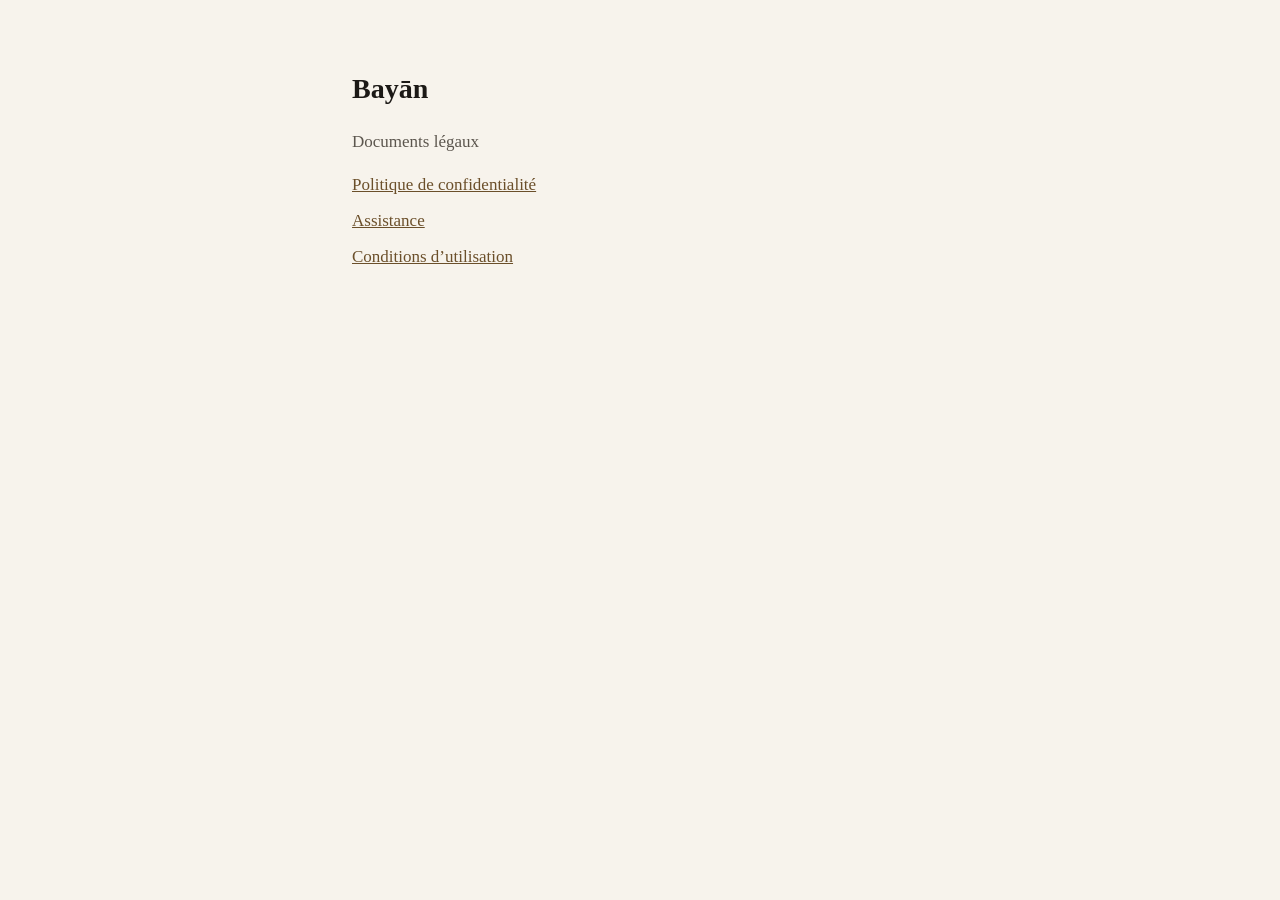
<file: index.html>
<!DOCTYPE html>
<html lang="fr">
<head>
  <meta charset="utf-8" />
  <meta name="viewport" content="width=device-width, initial-scale=1" />
  <title>Bayān — Legal</title>
  <style>
    :root { --ink:#1c1916; --muted:#5c564e; --bg:#f7f3ec; }
    body { margin:0; font:17px/1.55 Georgia, serif; color:var(--ink); background:var(--bg); }
    main { max-width:36rem; margin:0 auto; padding:3rem 1.25rem; }
    h1 { font-size:1.75rem; font-weight:600; }
    a { color:#6b4f2a; display:block; margin:.6rem 0; }
  </style>
</head>
<body>
<main>
  <h1>Bayān</h1>
  <p style="color:var(--muted)">Documents légaux</p>
  <a href="./privacy/">Politique de confidentialité</a>
  <a href="./support/">Assistance</a>
  <a href="./terms/">Conditions d’utilisation</a>
</main>
</body>
</html>
</file>
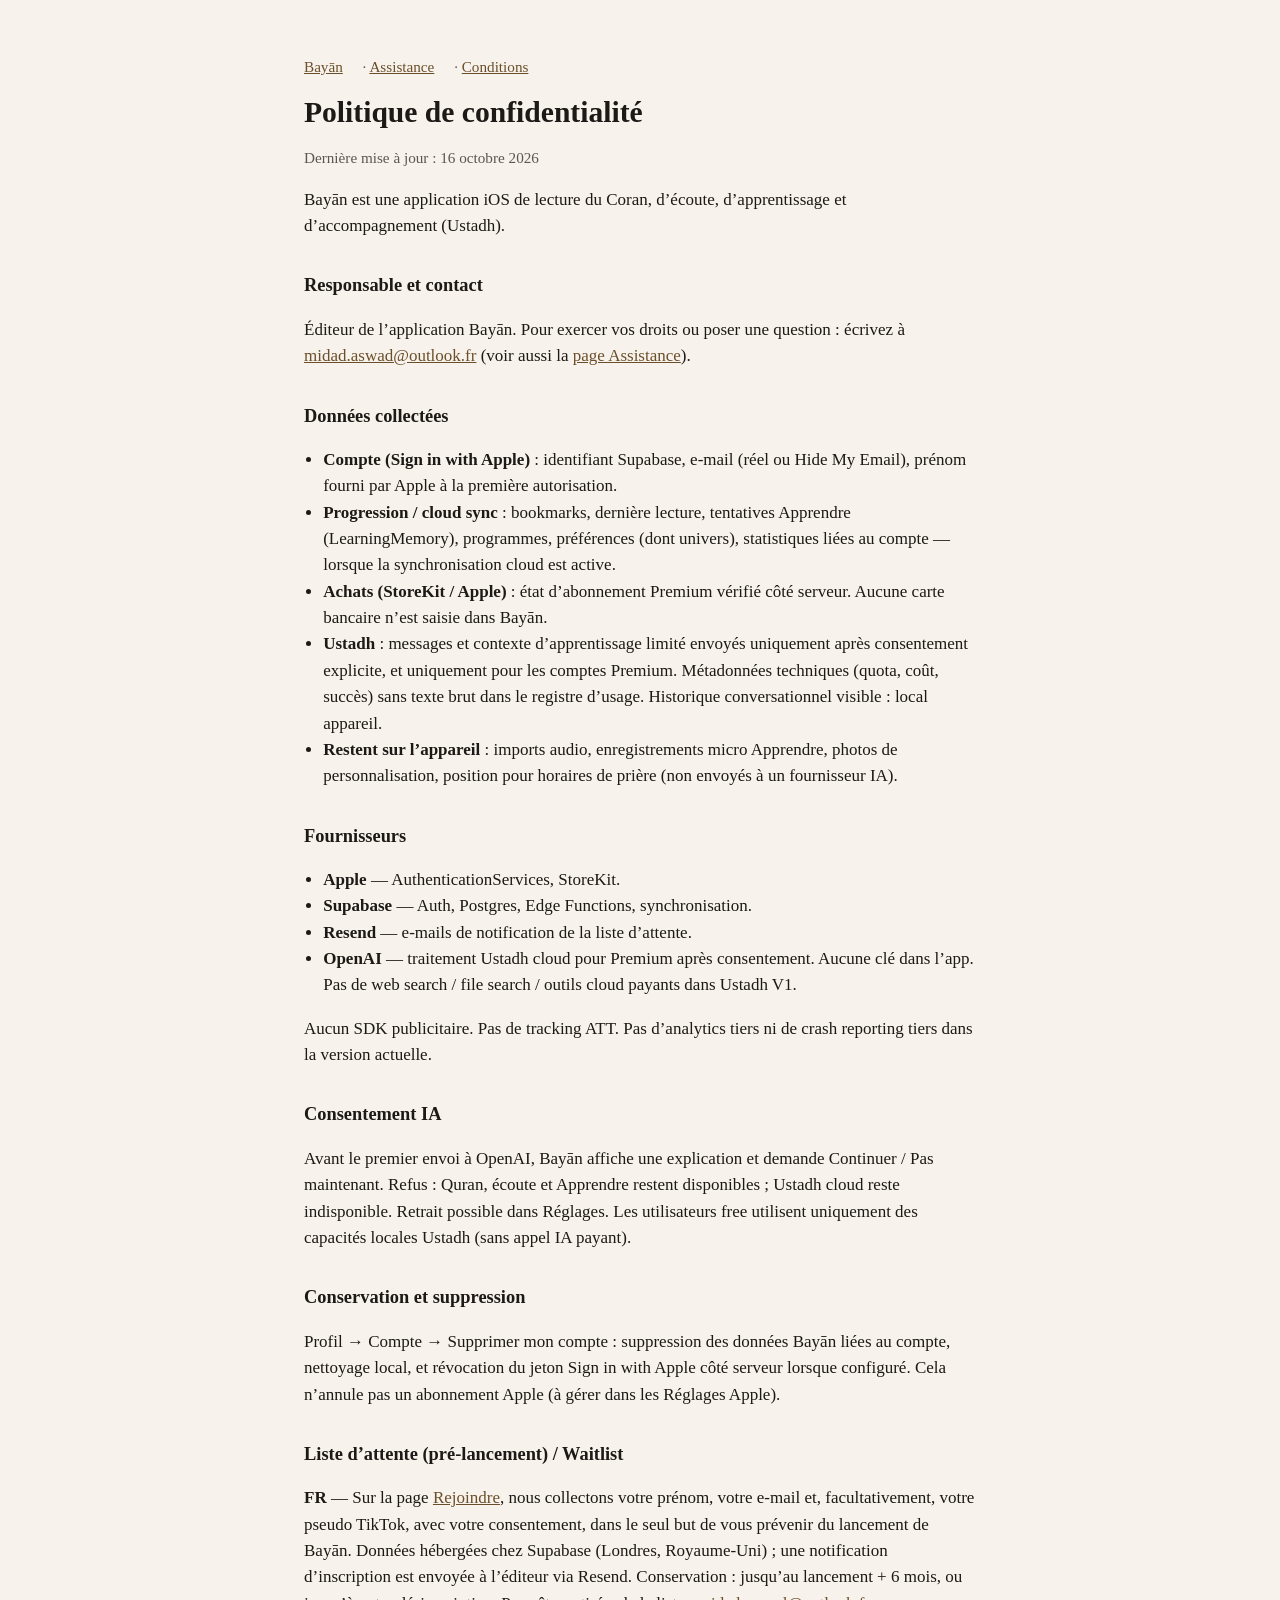
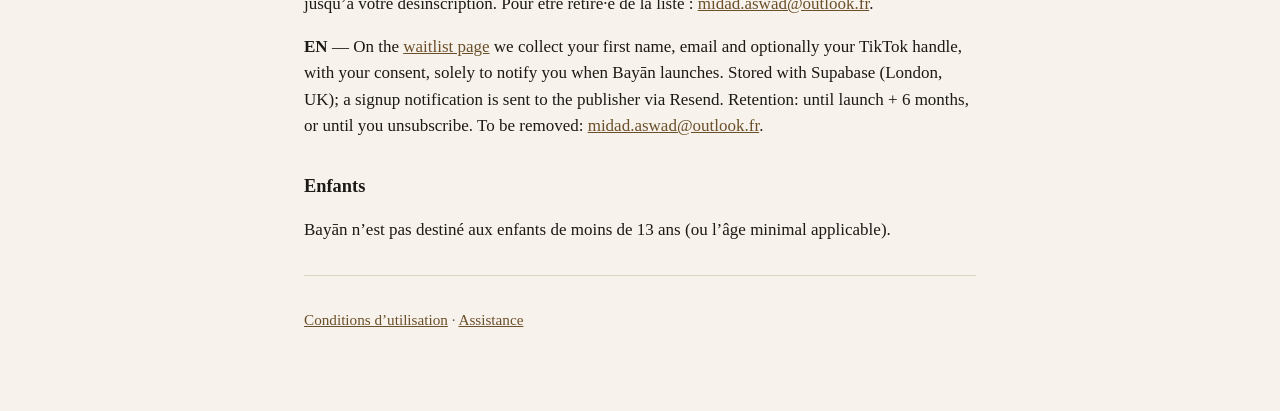
<file: privacy/index.html>
<!DOCTYPE html>
<html lang="fr">
<head>
  <meta charset="utf-8" />
  <meta name="viewport" content="width=device-width, initial-scale=1" />
  <title>Bayān — Politique de confidentialité</title>
  <style>
    :root { color-scheme: light; --ink:#1c1916; --muted:#5c564e; --bg:#f7f3ec; --line:#ddd4c6; }
    body { margin:0; font:17px/1.55 Georgia, "Times New Roman", serif; color:var(--ink); background:var(--bg); }
    main { max-width:42rem; margin:0 auto; padding:2.5rem 1.25rem 4rem; }
    h1 { font-size:1.85rem; font-weight:600; line-height:1.25; margin:0 0 .75rem; }
    h2 { font-size:1.15rem; margin:2rem 0 .6rem; }
    .meta, .nav { color:var(--muted); font-size:.95rem; }
    .nav a { color:#6b4f2a; margin-right:1rem; }
    ul { padding-left:1.2rem; }
    a { color:#6b4f2a; }
    code { font-size:.9em; }
    hr { border:0; border-top:1px solid var(--line); margin:2rem 0; }
  </style>
</head>
<body>
<main>
  <p class="nav"><a href="../">Bayān</a> · <a href="../support/">Assistance</a> · <a href="../terms/">Conditions</a></p>
  <h1>Politique de confidentialité</h1>
  <p class="meta">Dernière mise à jour : 16 octobre 2026</p>

  <p>Bayān est une application iOS de lecture du Coran, d’écoute, d’apprentissage et d’accompagnement (Ustadh).</p>

  <h2>Responsable et contact</h2>
  <p>Éditeur de l’application Bayān. Pour exercer vos droits ou poser une question : écrivez à <a href="mailto:midad.aswad@outlook.fr">midad.aswad@outlook.fr</a> (voir aussi la <a href="../support/">page Assistance</a>).</p>

  <h2>Données collectées</h2>
  <ul>
    <li><strong>Compte (Sign in with Apple)</strong> : identifiant Supabase, e-mail (réel ou Hide My Email), prénom fourni par Apple à la première autorisation.</li>
    <li><strong>Progression / cloud sync</strong> : bookmarks, dernière lecture, tentatives Apprendre (LearningMemory), programmes, préférences (dont univers), statistiques liées au compte — lorsque la synchronisation cloud est active.</li>
    <li><strong>Achats (StoreKit / Apple)</strong> : état d’abonnement Premium vérifié côté serveur. Aucune carte bancaire n’est saisie dans Bayān.</li>
    <li><strong>Ustadh</strong> : messages et contexte d’apprentissage limité envoyés uniquement après consentement explicite, et uniquement pour les comptes Premium. Métadonnées techniques (quota, coût, succès) sans texte brut dans le registre d’usage. Historique conversationnel visible : local appareil.</li>
    <li><strong>Restent sur l’appareil</strong> : imports audio, enregistrements micro Apprendre, photos de personnalisation, position pour horaires de prière (non envoyés à un fournisseur IA).</li>
  </ul>

  <h2>Fournisseurs</h2>
  <ul>
    <li><strong>Apple</strong> — AuthenticationServices, StoreKit.</li>
    <li><strong>Supabase</strong> — Auth, Postgres, Edge Functions, synchronisation.</li>
    <li><strong>Resend</strong> — e-mails de notification de la liste d’attente.</li>
    <li><strong>OpenAI</strong> — traitement Ustadh cloud pour Premium après consentement. Aucune clé dans l’app. Pas de web search / file search / outils cloud payants dans Ustadh V1.</li>
  </ul>
  <p>Aucun SDK publicitaire. Pas de tracking ATT. Pas d’analytics tiers ni de crash reporting tiers dans la version actuelle.</p>

  <h2>Consentement IA</h2>
  <p>Avant le premier envoi à OpenAI, Bayān affiche une explication et demande Continuer / Pas maintenant. Refus : Quran, écoute et Apprendre restent disponibles ; Ustadh cloud reste indisponible. Retrait possible dans Réglages. Les utilisateurs free utilisent uniquement des capacités locales Ustadh (sans appel IA payant).</p>

  <h2>Conservation et suppression</h2>
  <p>Profil → Compte → Supprimer mon compte : suppression des données Bayān liées au compte, nettoyage local, et révocation du jeton Sign in with Apple côté serveur lorsque configuré. Cela n’annule pas un abonnement Apple (à gérer dans les Réglages Apple).</p>

  <h2 id="liste-attente">Liste d’attente (pré-lancement) / Waitlist</h2>
  <p><strong>FR</strong> — Sur la page <a href="../rejoindre/">Rejoindre</a>, nous collectons votre prénom, votre e-mail et, facultativement, votre pseudo TikTok, avec votre consentement, dans le seul but de vous prévenir du lancement de Bayān. Données hébergées chez Supabase (Londres, Royaume-Uni) ; une notification d’inscription est envoyée à l’éditeur via Resend. Conservation : jusqu’au lancement + 6 mois, ou jusqu’à votre désinscription. Pour être retiré·e de la liste : <a href="mailto:midad.aswad@outlook.fr">midad.aswad@outlook.fr</a>.</p>
  <p><strong>EN</strong> — On the <a href="../rejoindre/">waitlist page</a> we collect your first name, email and optionally your TikTok handle, with your consent, solely to notify you when Bayān launches. Stored with Supabase (London, UK); a signup notification is sent to the publisher via Resend. Retention: until launch + 6 months, or until you unsubscribe. To be removed: <a href="mailto:midad.aswad@outlook.fr">midad.aswad@outlook.fr</a>.</p>

  <h2>Enfants</h2>
  <p>Bayān n’est pas destiné aux enfants de moins de 13 ans (ou l’âge minimal applicable).</p>

  <hr />
  <p class="meta"><a href="../terms/">Conditions d’utilisation</a> · <a href="../support/">Assistance</a></p>
</main>
</body>
</html>
</file>
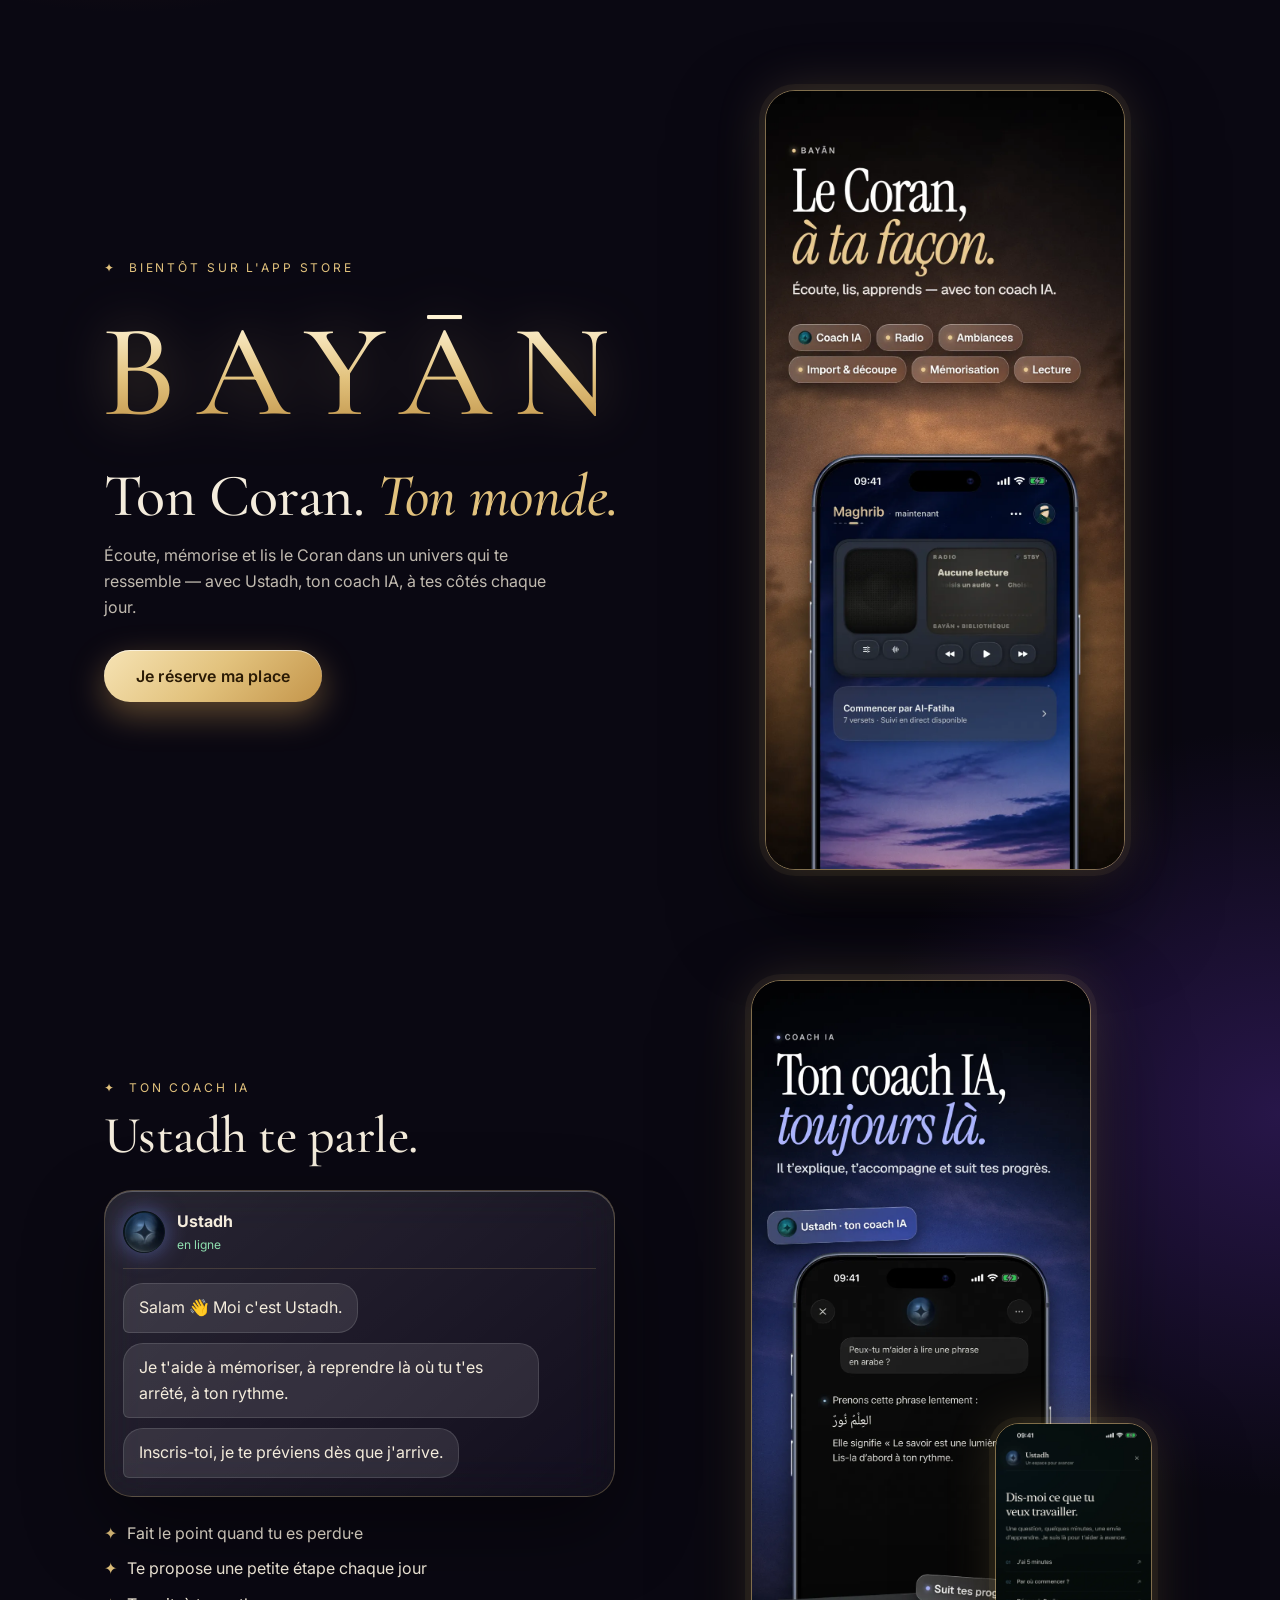
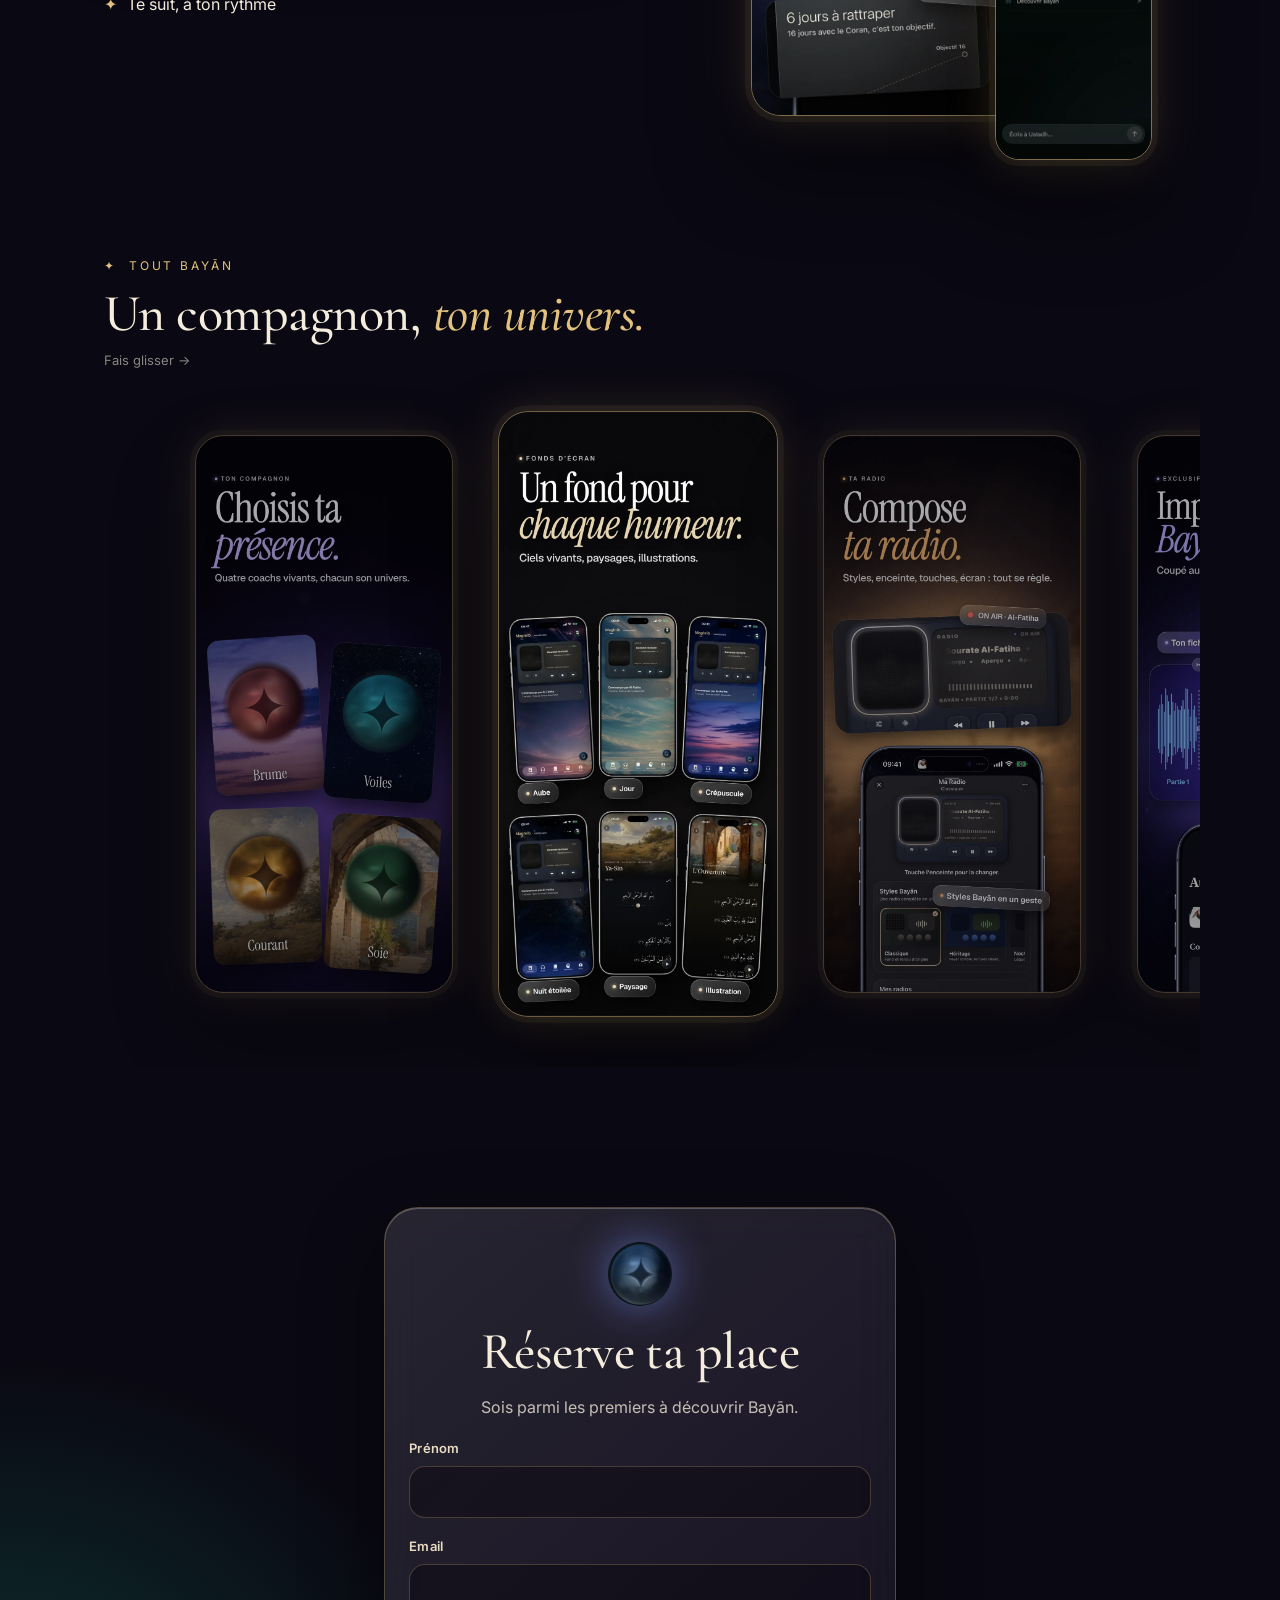
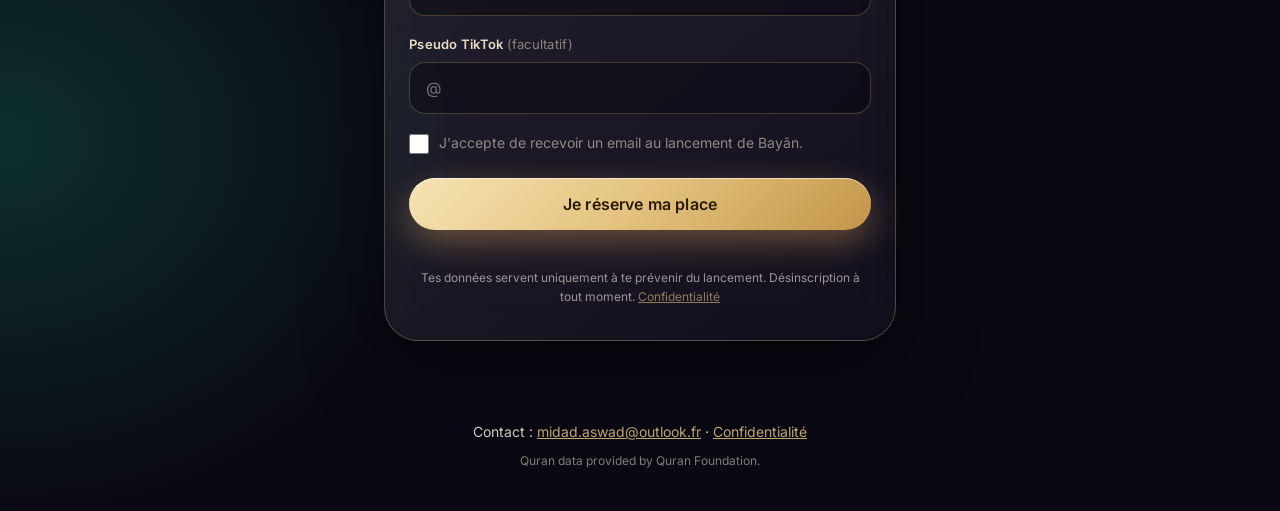
<file: rejoindre/index.html>
<!doctype html><html lang="fr"><head><meta charset="utf-8"><meta name="viewport" content="width=device-width,initial-scale=1,viewport-fit=cover">
<title>Bayān — Ton Coran. Ton monde.</title><meta name="description" content="Bayān arrive bientôt sur l'App Store. Réserve ta place en avant-première.">
<meta property="og:title" content="Bayān — Ton Coran. Ton monde."><meta property="og:image" content="assets/01_bayan.webp"><meta name="theme-color" content="#0a0812">
<link rel="preconnect" href="https://fonts.googleapis.com"><link rel="preconnect" href="https://fonts.gstatic.com" crossorigin>
<link href="https://fonts.googleapis.com/css2?family=Aref+Ruqaa:wght@700&family=Cormorant+Garamond:ital,wght@0,500;0,600;1,500&family=Inter:wght@400;500;600&display=swap" rel="stylesheet">
<link rel="stylesheet" href="assets/style.css"></head><body>
<div class="bg"></div>
<header class="hero">
 <div class="hero-txt rv">
  <p class="eyebrow"><span class="star">✦</span> Bientôt sur l'App Store</p>
  
  <h1>BAYĀN</h1>
  <p class="tag">Ton Coran. <em>Ton monde.</em></p>
  <p class="lead">Écoute, mémorise et lis le Coran dans un univers qui te ressemble — avec Ustadh, ton coach IA, à tes côtés chaque jour.</p>
  <a href="#rejoindre" class="cta">Je réserve ma place</a>
 </div>
 <figure class="arch hero-img rv"><img src="assets/01_bayan.webp" alt="Bayān — Le Coran, à ta façon" fetchpriority="high"></figure>
</header>

<section class="coach">
 <div class="coach-chat rv">
  <p class="eyebrow"><span class="star">✦</span> Ton coach IA</p>
  <h2>Ustadh te parle.</h2>
  <div class="chat glass" id="chat">
   <div class="who"><img src="assets/ustadh_orb.webp" alt=""><div><b>Ustadh</b><small>en ligne</small></div></div>
   <div class="msgs" id="msgs"></div>
   <div class="typing" id="typing"><i></i><i></i><i></i></div>
  </div>
  <ul class="perks"><li>Fait le point quand tu es perdu·e</li><li>Te propose une petite étape chaque jour</li><li>Te suit, à ton rythme</li></ul>
 </div>
 <div class="coach-imgs rv"><figure class="arch"><img src="assets/07_coach.webp" alt="Ustadh — Ton coach IA, toujours là" loading="lazy"></figure>
  <figure class="arch small"><img src="assets/ustadh_screen.webp" alt="Écran Ustadh dans l'app" loading="lazy"></figure></div>
</section>

<section class="gal">
 <div class="gal-head rv"><p class="eyebrow"><span class="star">✦</span> Tout Bayān</p><h2>Un compagnon, <em>ton univers.</em></h2><p class="hint">Fais glisser →</p></div>
 <div class="track" id="track">
  <figure class="arch"><img src="assets/02_presence.webp" alt="Choisis ta présence" loading="lazy"></figure>
  <figure class="arch"><img src="assets/03_decors.webp" alt="Un fond pour chaque humeur" loading="lazy"></figure>
  <figure class="arch"><img src="assets/04_radio.webp" alt="Compose ta radio" loading="lazy"></figure>
  <figure class="arch"><img src="assets/05_import.webp" alt="Importe, Bayān découpe" loading="lazy"></figure>
  <figure class="arch"><img src="assets/06_ambiance.webp" alt="Change d'ambiance" loading="lazy"></figure>
  <figure class="arch"><img src="assets/08_apprendre.webp" alt="Apprends par cœur" loading="lazy"></figure>
  <figure class="arch"><img src="assets/09_coran.webp" alt="Le Coran, sublimé" loading="lazy"></figure>
 </div>
</section>

<section id="rejoindre" class="join rv">
 <div class="card glass">
 <form id="f" novalidate>
  <img class="orb" src="assets/ustadh_orb.webp" alt="">
  <h2>Réserve ta place</h2><p class="lead">Sois parmi les premiers à découvrir Bayān.</p>
  <label>Prénom<input name="prenom" required maxlength="60" autocomplete="given-name"></label>
  <label>Email<input name="email" type="email" required maxlength="200" autocomplete="email" inputmode="email"></label>
  <label>Pseudo TikTok <span>(facultatif)</span><input name="tiktok" maxlength="40" placeholder="@"></label>
  <input name="site" class="hp" tabindex="-1" autocomplete="off" aria-hidden="true">
  <label class="chk"><input type="checkbox" name="consent" required><span>J'accepte de recevoir un email au lancement de Bayān.</span></label>
  <button class="cta" type="submit">Je réserve ma place</button><p class="err" id="err" role="alert"></p>
  <p class="fine">Tes données servent uniquement à te prévenir du lancement. Désinscription à tout moment. <a href="https://bayan-quran.github.io/bayan-legal/privacy/">Confidentialité</a></p>
 </form>
 <div id="ok" class="ok" hidden><img class="orb" src="assets/ustadh_orb.webp" alt=""><h2>Merci <span id="nm"></span> 🤍</h2><p>Ta place est réservée. Je te préviens dès que Bayān arrive sur l'App Store, in shā' Allāh.</p><p class="fine">— Ustadh</p></div>
 </div>
</section>
<footer><p>Contact : <a href="mailto:midad.aswad@outlook.fr">midad.aswad@outlook.fr</a> · <a href="https://bayan-quran.github.io/bayan-legal/privacy/">Confidentialité</a></p><p class="fine">Quran data provided by Quran Foundation.</p></footer>
<a href="#rejoindre" class="sticky cta" id="sticky">Je réserve ma place</a>
<script src="assets/config.js"></script><script src="assets/app.js"></script></body></html>
</file>
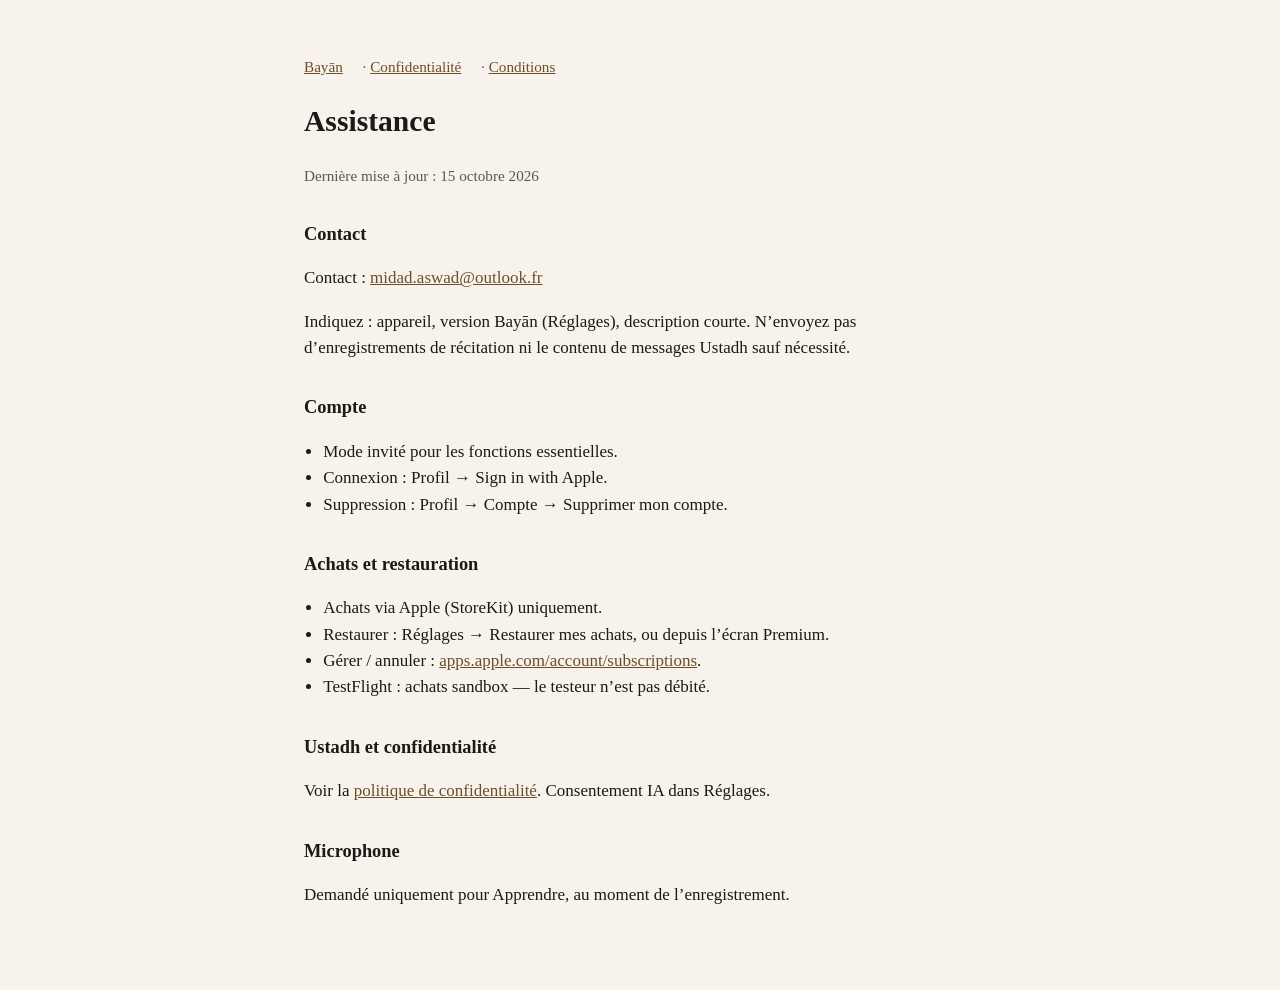
<file: support/index.html>
<!DOCTYPE html>
<html lang="fr">
<head>
  <meta charset="utf-8" />
  <meta name="viewport" content="width=device-width, initial-scale=1" />
  <title>Bayān — Assistance</title>
  <style>
    :root { color-scheme: light; --ink:#1c1916; --muted:#5c564e; --bg:#f7f3ec; }
    body { margin:0; font:17px/1.55 Georgia, "Times New Roman", serif; color:var(--ink); background:var(--bg); }
    main { max-width:42rem; margin:0 auto; padding:2.5rem 1.25rem 4rem; }
    h1 { font-size:1.85rem; font-weight:600; }
    h2 { font-size:1.15rem; margin:2rem 0 .6rem; }
    .meta, .nav { color:var(--muted); font-size:.95rem; }
    .nav a { color:#6b4f2a; margin-right:1rem; }
    a { color:#6b4f2a; }
    ul { padding-left:1.2rem; }
  </style>
</head>
<body>
<main>
  <p class="nav"><a href="../">Bayān</a> · <a href="../privacy/">Confidentialité</a> · <a href="../terms/">Conditions</a></p>
  <h1>Assistance</h1>
  <p class="meta">Dernière mise à jour : 15 octobre 2026</p>

  <h2>Contact</h2>
  <p id="support-email">Contact : <a href="mailto:midad.aswad@outlook.fr">midad.aswad@outlook.fr</a></p>
  <p>Indiquez : appareil, version Bayān (Réglages), description courte. N’envoyez pas d’enregistrements de récitation ni le contenu de messages Ustadh sauf nécessité.</p>

  <h2>Compte</h2>
  <ul>
    <li>Mode invité pour les fonctions essentielles.</li>
    <li>Connexion : Profil → Sign in with Apple.</li>
    <li>Suppression : Profil → Compte → Supprimer mon compte.</li>
  </ul>

  <h2>Achats et restauration</h2>
  <ul>
    <li>Achats via Apple (StoreKit) uniquement.</li>
    <li>Restaurer : Réglages → Restaurer mes achats, ou depuis l’écran Premium.</li>
    <li>Gérer / annuler : <a href="https://apps.apple.com/account/subscriptions">apps.apple.com/account/subscriptions</a>.</li>
    <li>TestFlight : achats sandbox — le testeur n’est pas débité.</li>
  </ul>

  <h2>Ustadh et confidentialité</h2>
  <p>Voir la <a href="../privacy/">politique de confidentialité</a>. Consentement IA dans Réglages.</p>

  <h2>Microphone</h2>
  <p>Demandé uniquement pour Apprendre, au moment de l’enregistrement.</p>
</main>
</body>
</html>
</file>
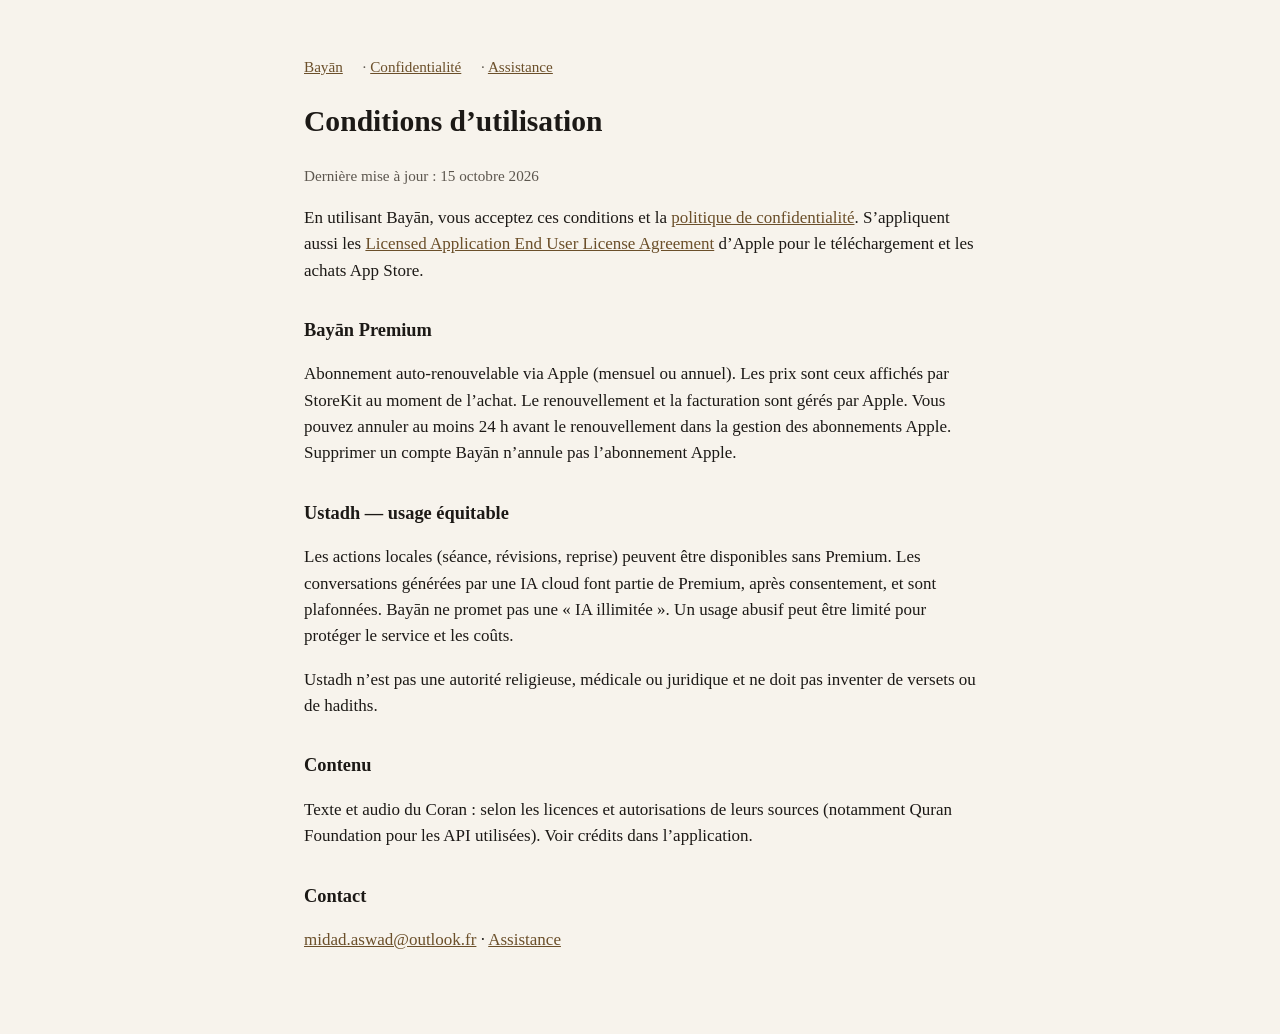
<file: terms/index.html>
<!DOCTYPE html>
<html lang="fr">
<head>
  <meta charset="utf-8" />
  <meta name="viewport" content="width=device-width, initial-scale=1" />
  <title>Bayān — Conditions d’utilisation</title>
  <style>
    :root { color-scheme: light; --ink:#1c1916; --muted:#5c564e; --bg:#f7f3ec; }
    body { margin:0; font:17px/1.55 Georgia, "Times New Roman", serif; color:var(--ink); background:var(--bg); }
    main { max-width:42rem; margin:0 auto; padding:2.5rem 1.25rem 4rem; }
    h1 { font-size:1.85rem; font-weight:600; }
    h2 { font-size:1.15rem; margin:2rem 0 .6rem; }
    .meta, .nav { color:var(--muted); font-size:.95rem; }
    .nav a { color:#6b4f2a; margin-right:1rem; }
    a { color:#6b4f2a; }
  </style>
</head>
<body>
<main>
  <p class="nav"><a href="../">Bayān</a> · <a href="../privacy/">Confidentialité</a> · <a href="../support/">Assistance</a></p>
  <h1>Conditions d’utilisation</h1>
  <p class="meta">Dernière mise à jour : 15 octobre 2026</p>

  <p>En utilisant Bayān, vous acceptez ces conditions et la <a href="../privacy/">politique de confidentialité</a>. S’appliquent aussi les <a href="https://www.apple.com/legal/internet-services/itunes/dev/stdeula/">Licensed Application End User License Agreement</a> d’Apple pour le téléchargement et les achats App Store.</p>

  <h2>Bayān Premium</h2>
  <p>Abonnement auto-renouvelable via Apple (mensuel ou annuel). Les prix sont ceux affichés par StoreKit au moment de l’achat. Le renouvellement et la facturation sont gérés par Apple. Vous pouvez annuler au moins 24 h avant le renouvellement dans la gestion des abonnements Apple. Supprimer un compte Bayān n’annule pas l’abonnement Apple.</p>

  <h2>Ustadh — usage équitable</h2>
  <p>Les actions locales (séance, révisions, reprise) peuvent être disponibles sans Premium. Les conversations générées par une IA cloud font partie de Premium, après consentement, et sont plafonnées. Bayān ne promet pas une « IA illimitée ». Un usage abusif peut être limité pour protéger le service et les coûts.</p>
  <p>Ustadh n’est pas une autorité religieuse, médicale ou juridique et ne doit pas inventer de versets ou de hadiths.</p>

  <h2>Contenu</h2>
  <p>Texte et audio du Coran : selon les licences et autorisations de leurs sources (notamment Quran Foundation pour les API utilisées). Voir crédits dans l’application.</p>

  <h2>Contact</h2>
  <p><a href="mailto:midad.aswad@outlook.fr">midad.aswad@outlook.fr</a> · <a href="../support/">Assistance</a></p>
</main>
</body>
</html>
</file>
<file: rejoindre/assets/style.css>
:root{--gold:#e2c27d;--gold2:#b98a3e;--ink:#0a0812;--em:#0f3b36;--ru:#4a1630;--sa:#1a2457}
*{box-sizing:border-box;margin:0}html{scroll-behavior:smooth}
body{position:relative;font:16px/1.6 Inter,-apple-system,sans-serif;color:#f4ecdc;background:var(--ink);overflow-x:hidden;-webkit-font-smoothing:antialiased}
.bg{position:absolute;top:0;left:0;right:0;min-height:100%;height:var(--ph,100%);z-index:-1;background:
 radial-gradient(60vmax 50vmax at 10% -10%,#7a3a1a99,transparent 60%),
 radial-gradient(55vmax 50vmax at 100% 30%,#3b1f6e99,transparent 60%),
 radial-gradient(60vmax 50vmax at 0% 90%,#0f4a4299,transparent 60%),var(--ink)}
.bg:after{content:"";position:absolute;inset:0;background:url(geo.svg);background-size:120px;opacity:.13;mask:linear-gradient(#000,transparent 70%,#000)}
h1,h2,.tag{font-family:"Cormorant Garamond",serif;font-weight:500;letter-spacing:-.01em}
em{font-style:italic;color:var(--gold)}
.eyebrow{font-size:12px;letter-spacing:.24em;text-transform:uppercase;color:var(--gold)}.star{display:inline-block;margin-right:6px}
.glass{background:linear-gradient(140deg,rgba(255,255,255,.12),rgba(255,255,255,.03));border:1px solid rgba(226,194,125,.28);backdrop-filter:blur(22px) saturate(160%);-webkit-backdrop-filter:blur(22px) saturate(160%);box-shadow:inset 0 1px 0 rgba(255,255,255,.25),0 30px 80px rgba(0,0,0,.45)}
.cta{display:inline-block;padding:16px 32px;border:0;border-radius:99px;font:600 16px Inter,sans-serif;letter-spacing:.01em;color:#2a1a05;background:linear-gradient(135deg,#f6e3b4,#e2c27d 50%,#c4954a);box-shadow:0 12px 34px rgba(226,170,90,.4),inset 0 1px 0 #fff9;text-decoration:none;cursor:pointer;transition:transform .2s,box-shadow .2s}.cta:hover{transform:translateY(-2px)}.cta:active{transform:scale(.97)}
/* arch frame */
.arch{position:relative;margin:0;padding:8px;border-radius:999px 999px 26px 26px;background:linear-gradient(180deg,var(--gold),#6b4a1e 60%,var(--gold2));box-shadow:0 0 60px rgba(226,194,125,.25),0 40px 90px rgba(0,0,0,.6)}
.arch img{display:block;width:100%;border-radius:999px 999px 20px 20px;aspect-ratio:1320/2868;object-fit:cover}
.arch:before{content:"";position:absolute;inset:-14px;border:1px solid rgba(226,194,125,.35);border-radius:999px 999px 34px 34px;pointer-events:none}
.hero{display:grid;gap:44px;max-width:1120px;margin:auto;padding:64px 24px 40px;text-align:center}
.ar{font-family:"Aref Ruqaa",serif;font-size:clamp(76px,22vw,128px);line-height:1;color:var(--gold);text-shadow:0 0 40px rgba(226,194,125,.45);margin-top:18px}
h1{font-size:15px;font-family:Inter;font-weight:500;letter-spacing:.6em;margin:10px 0 0 .6em;opacity:.85}
.tag{font-size:clamp(36px,9vw,60px);line-height:1.1;margin-top:18px}
.lead{opacity:.78;max-width:460px;margin:14px auto 0}
.hero .cta{margin-top:30px}
.hero-img{width:min(74vw,340px);margin:auto;transform-style:preserve-3d;transition:transform .2s ease-out}
section{max-width:1120px;margin:auto;padding:70px 24px}
h2{font-size:clamp(34px,8vw,52px);line-height:1.1;margin-top:10px}
.coach{display:grid;gap:50px}
.chat{border-radius:28px;padding:18px;margin-top:26px;text-align:left;min-height:260px}
.who{display:flex;gap:12px;align-items:center;padding-bottom:14px;border-bottom:1px solid rgba(226,194,125,.18)}
.who img{width:42px;height:42px;border-radius:50%;box-shadow:0 0 22px rgba(120,150,255,.5)}.who small{display:block;font-size:12px;color:#8fe0b0}
.msgs{display:flex;flex-direction:column;gap:10px;padding-top:14px}
.b{align-self:flex-start;max-width:88%;padding:11px 15px;border-radius:20px 20px 20px 6px;background:rgba(255,255,255,.1);border:1px solid rgba(255,255,255,.12);animation:pop .4s ease both}
@keyframes pop{from{opacity:0;transform:translateY(8px) scale(.97)}}
.typing{display:none;gap:5px;padding:14px 4px}.typing.on{display:flex}.typing i{width:7px;height:7px;border-radius:50%;background:var(--gold);animation:t 1s infinite}.typing i:nth-child(2){animation-delay:.15s}.typing i:nth-child(3){animation-delay:.3s}
@keyframes t{50%{opacity:.25;transform:translateY(-3px)}}
.perks{list-style:none;padding:0;margin-top:24px;display:grid;gap:10px}.perks li:before{content:"✦";color:var(--gold);margin-right:10px}
.coach-imgs{position:relative;width:min(80vw,360px);margin:auto}.coach-imgs .small{position:absolute;width:52%;right:-14%;bottom:-8%;padding:5px}
.gal{padding-right:0;padding-left:0}.gal-head{padding:0 24px}.hint{font-size:13px;opacity:.55;margin-top:8px}
.track{display:flex;gap:34px;overflow-x:auto;scroll-snap-type:x mandatory;padding:40px 24px 50px;scrollbar-width:none}.track::-webkit-scrollbar{display:none}
.track .arch{flex:0 0 min(64vw,280px);scroll-snap-align:center;transition:transform .4s}
.join{max-width:560px}.card{border-radius:34px;padding:34px 24px;text-align:center}
.orb{width:64px;height:64px;border-radius:50%;box-shadow:0 0 40px rgba(120,150,255,.55);animation:fl 4s ease-in-out infinite}@keyframes fl{50%{transform:translateY(-5px)}}
label{display:block;text-align:left;font-size:13px;font-weight:600;letter-spacing:.02em;margin-top:18px;color:#e8dcc2}label span{opacity:.55;font-weight:400}
input:not([type=checkbox]){display:block;width:100%;margin-top:7px;padding:15px 16px;font:16px Inter,sans-serif;color:#fff;background:rgba(5,4,10,.4);border:1px solid rgba(226,194,125,.25);border-radius:16px;outline:0;transition:.2s}
input:focus{border-color:var(--gold);box-shadow:0 0 0 4px rgba(226,194,125,.18)}
.chk{display:flex;gap:10px;font-weight:400;align-items:flex-start}.chk input{width:20px;height:20px;accent-color:var(--gold);flex:none;margin-top:2px}
.hp{position:absolute;left:-9999px}.card .cta{width:100%;margin-top:24px}
.err{color:#ffb4b4;min-height:1.4em;margin-top:10px;font-size:14px}.fine{font-size:12px;opacity:.6;margin-top:8px}
a{color:var(--gold)}.ok p{margin-top:12px}
footer{text-align:center;padding:10px 24px 110px;font-size:14px;opacity:.85}.rule{height:22px;background:url(geo.svg) center/22px repeat-x;opacity:.7;margin-bottom:18px}
.sticky{position:fixed;left:16px;right:16px;bottom:calc(14px + env(safe-area-inset-bottom));text-align:center;z-index:9;transition:opacity .3s,transform .3s}.sticky.hide{opacity:0;transform:translateY(20px);pointer-events:none}
.rv{opacity:0;transform:translateY(28px);transition:opacity .9s ease,transform .9s cubic-bezier(.2,.7,.2,1)}.rv.in{opacity:1;transform:none}
@media(min-width:900px){
 .hero{grid-template-columns:1.1fr .9fr;align-items:center;text-align:left;padding-top:90px;min-height:92vh}.lead{margin-left:0}.hero-img{width:360px}
 .coach{grid-template-columns:1fr 1fr;align-items:center}.track{padding-left:calc((100vw - 1072px)/2)}
 .sticky{display:none}footer{padding-bottom:40px}}
@media(prefers-reduced-motion:reduce){*{animation:none!important;transition:none!important}.rv{opacity:1;transform:none}}
/* v3: full images, no arch masks */
.arch{padding:0;border-radius:30px;background:none;border:1px solid rgba(226,194,125,.55);box-shadow:0 0 0 6px rgba(226,194,125,.06),0 0 50px rgba(226,194,125,.18),0 40px 90px rgba(0,0,0,.6);overflow:hidden}
.arch img{border-radius:0;aspect-ratio:auto;object-fit:contain;height:auto}
.arch:before{display:none}
.coach-imgs .small{padding:0;border-radius:24px}
.ar{line-height:1.5;margin-top:22px;padding-bottom:.05em}
h1{margin-top:4px;line-height:1.4}
.ornament{display:block;width:120px;height:22px;margin:18px auto 0;background:url(geo.svg) center/22px repeat-x;opacity:.8}
@media(min-width:900px){.ornament{margin-left:0}}
.coach-imgs{width:min(72vw,340px);margin-left:6vw}.coach-imgs .small{width:46%;right:-18%;bottom:-6%}@media(min-width:900px){.coach-imgs{margin:auto}}
.chk{letter-spacing:0;font-size:14px;color:#efe6d2}
.bg:after{display:none}
.hero h1{font-family:"Cormorant Garamond",serif;font-weight:500;font-size:clamp(64px,19vw,132px);line-height:1.05;letter-spacing:.16em;margin:26px 0 0 .16em;opacity:1;background:linear-gradient(180deg,#fff4d6 10%,#e2c27d 55%,#b98a3e);-webkit-background-clip:text;background-clip:text;color:transparent;filter:drop-shadow(0 0 28px rgba(226,194,125,.35))}
.hero .tag{margin-top:14px}
@media(min-width:900px){.hero h1{margin-left:-.02em}}
.hero .tag{margin-top:22px}
</file>
